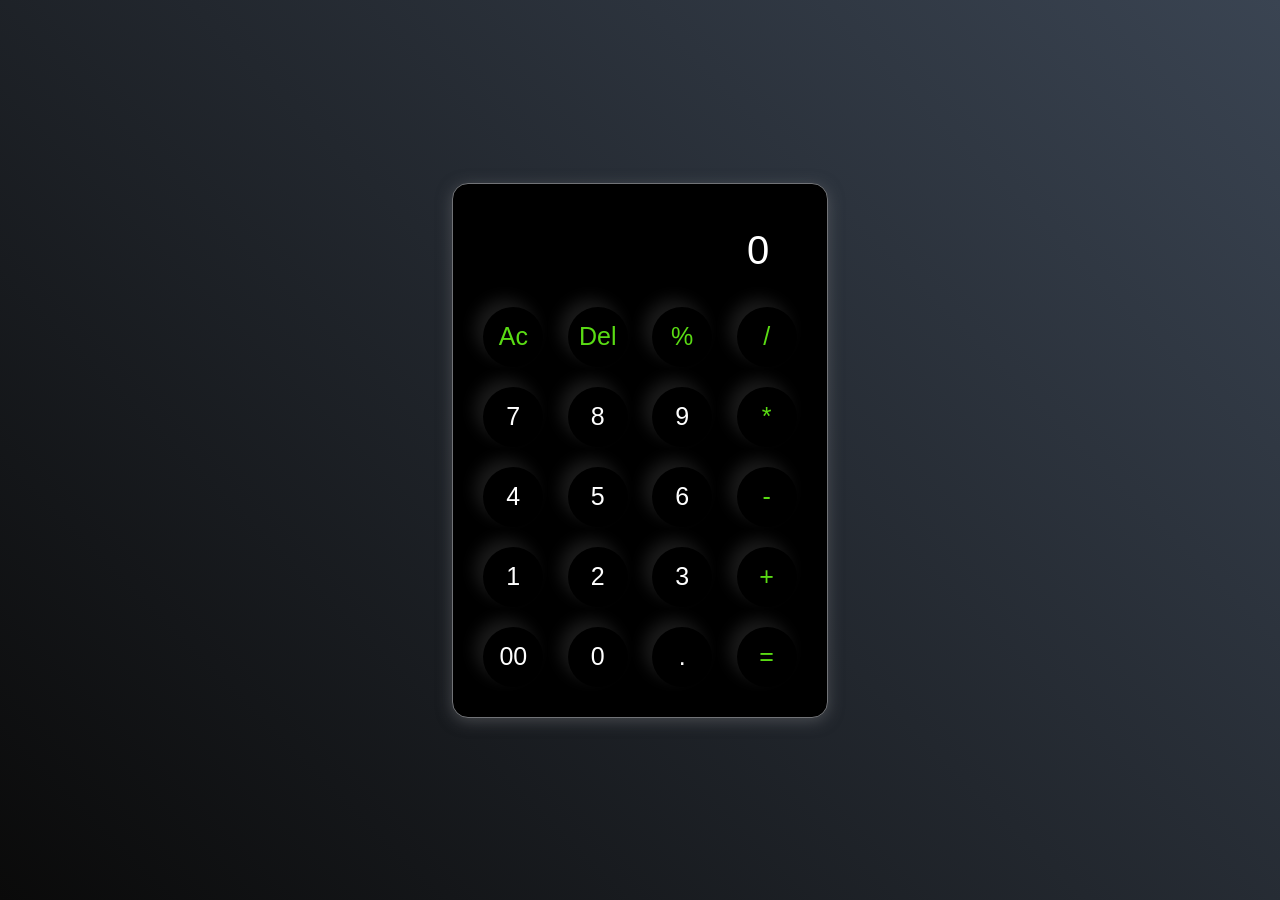
<file: 01-A-simple-calculator/index.html>
<!DOCTYPE html>
<html lang="en">
<head>
    <meta charset="UTF-8">
    <meta name="viewport" content="width=device-width, initial-scale=1.0">
    <title>calculator-by-me</title>
    <link rel="stylesheet" href="style.css">
    <script src="script.js" defer></script>
</head>
<body>
   <div class="calculaor">
    <input type="text" placeholder="0" id="inputBox">
    <div>
        <button class="operator">Ac</button>
        <button  class="operator">Del</button>
        <button class="operator">%</button>
        <button class="operator">/</button>
    </div>
    <div>
        <button>7</button>
        <button>8</button>
        <button>9</button>
        <button class="operator">*</button>
    </div>
    <div>
        <button>4</button>
        <button>5</button>
        <button>6</button>
        <button class="operator">-</button>
    </div>
    <div>
        <button>1</button>
        <button>2</button>
        <button>3</button>
        <button class="operator">+</button>
    </div>
    <div>
        <button>00</button>
        <button>0</button>
        <button>.</button>
        <button class="operator">=</button>
    </div>
   </div>
</body>
</html>
</file>
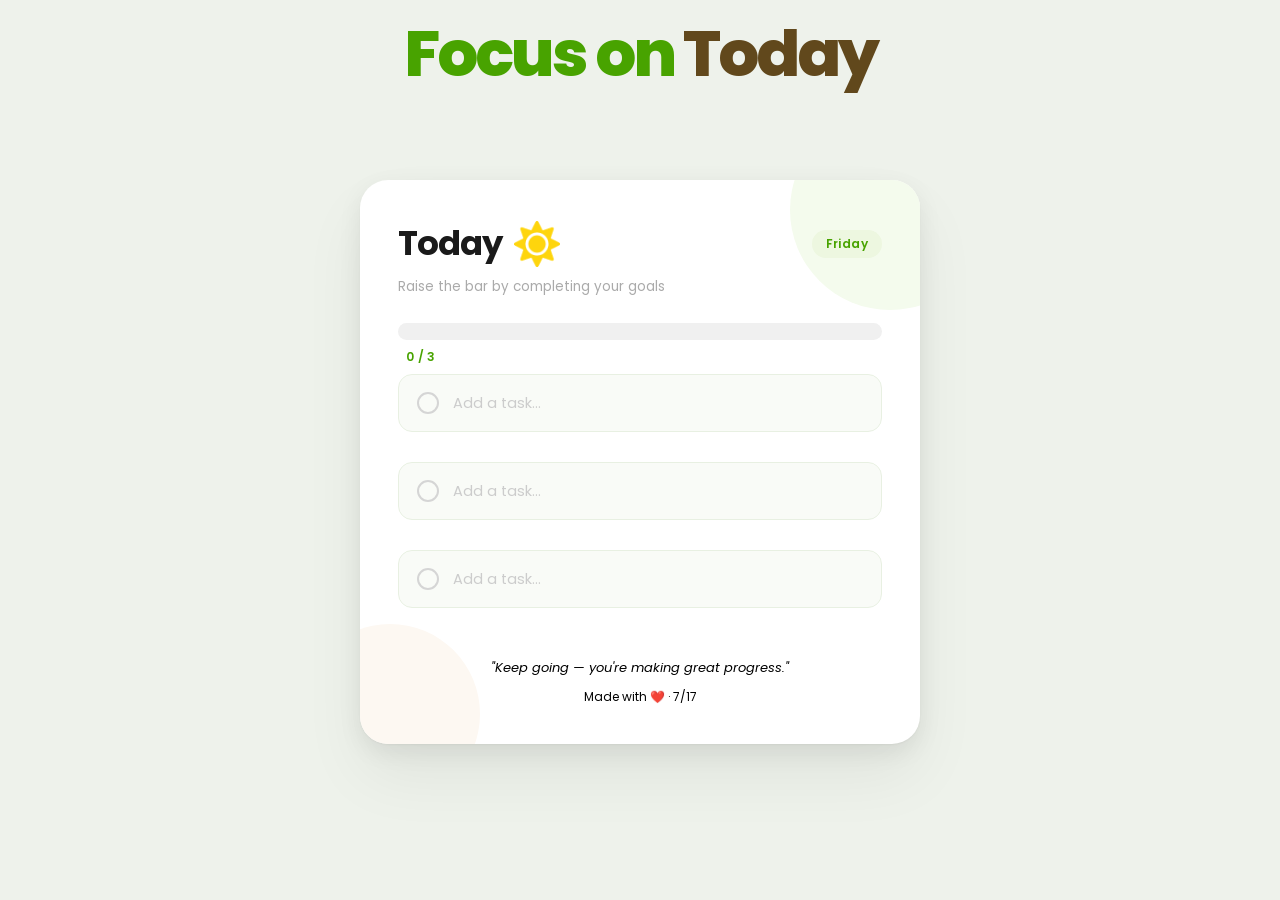
<file: 01-Focus-on-today/index.html>
<!DOCTYPE html>
<html lang="en">

<head>
  <meta charset="UTF-8" />
  <meta name="viewport" content="width=device-width, initial-scale=1.0" />
  <title>Focus on Today</title>
  <link rel="preconnect" href="https://fonts.googleapis.com" />
  <link rel="preconnect" href="https://fonts.gstatic.com" crossorigin />
  <link href="https://fonts.googleapis.com/css2?family=Poppins:wght@400;500;600;700;800&display=swap" rel="stylesheet" />
  <link rel="stylesheet" href="style.css" />
</head>

<body>

  <section class="section1">

    <h1>Focus on <span>Today</span></h1>

    <main>

      <div class="top-row">
        <div class="bs-ye">
          <span class="tera-nam">Today</span>
          <img src="./sun.png" alt="sun" />
        </div>
        <div class="date-chip"></div>
      </div>

      <p class="paragraph">Raise the bar by completing your goals</p>

      <div class="progress-wrap">
        <div class="capsule">
          <div class="capsule2" id="bar"></div>
        </div>
        <span class="progress-label" id="prog-label">0 / 3</span>
      </div>

      <div class="tasks">

        <div class="gola-likh">
          <div class="gola">
            <img src="./Vector 1.png" alt="done" />
          </div>
          <input class="task-input" id="first-input" type="text" placeholder="Add a task…" />
        </div>

        <div class="gola-likh">
          <div class="gola">
            <img src="./Vector 1.png" alt="done" />
          </div>
          <input class="task-input" id="second-input" type="text" placeholder="Add a task…" />
        </div>

        <div class="gola-likh">
          <div class="gola">
            <img src="./Vector 1.png" alt="done" />
          </div>
          <input class="task-input" id="third-input" type="text" placeholder="Add a task…" />
        </div>

      </div>

      <p class="paragraph2">"Keep going — you're making great progress."</p>
      <p class="paragraph3">Made with ❤️ · 7/17</p>

    </main>
  </section>

  <script src="script.js"></script>

</body>
</html>
</file>
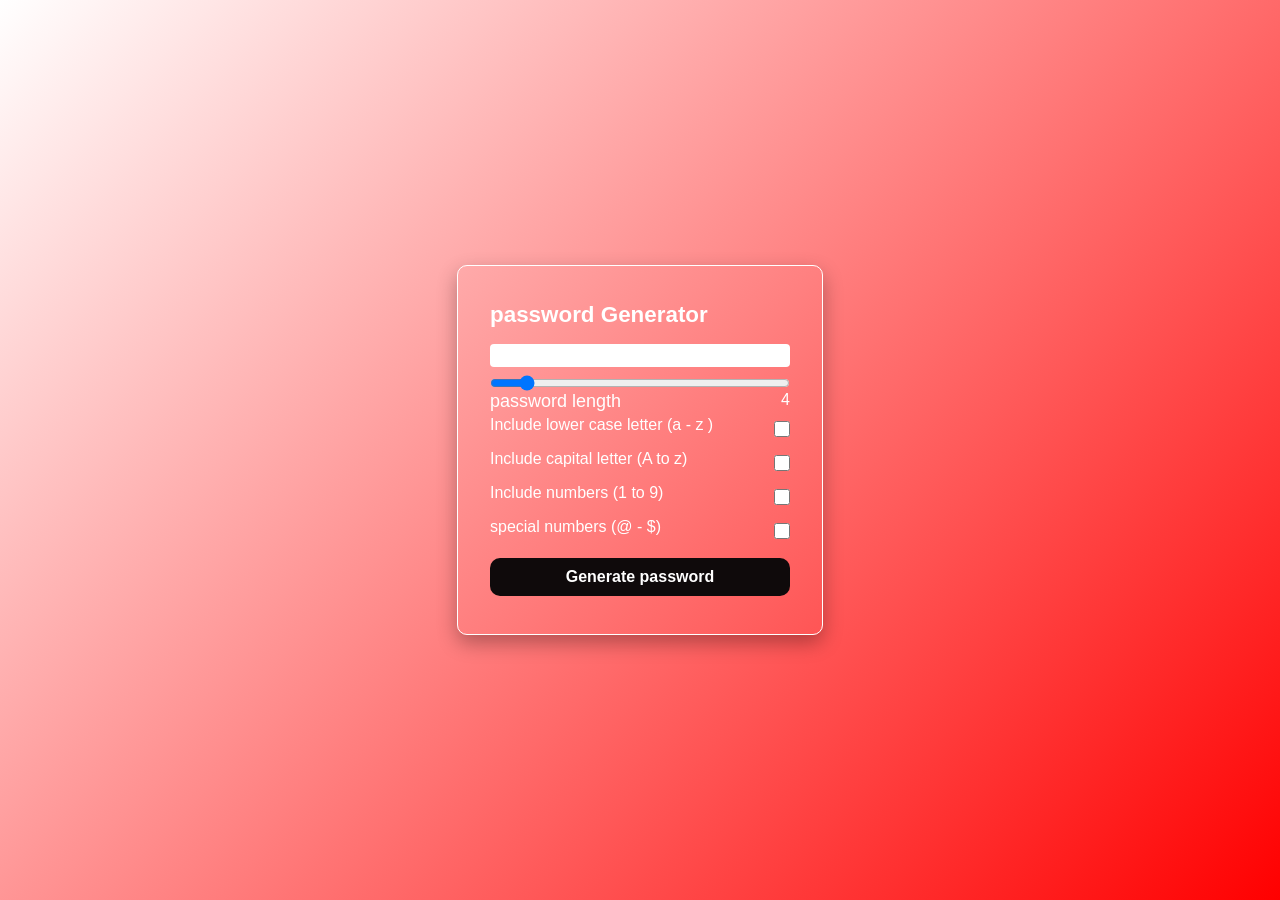
<file: 02-Password-generator/index.html>
<!DOCTYPE html>
<html lang="en">
<head>
    <meta charset="UTF-8">
    <meta name="viewport" content="width=device-width, initial-scale=1.0">
    <title>pasword generator javascript project..</title>
    <link rel="stylesheet" href="style.css">
    <script src="script.js" defer></script>
</head>
<body>
<div class="container">
    <h1>password Generator</h1>
    <div class="inputbox">
        <input type="text" class="passbox" disabled id="passbox">
    </div>
    <input type="range" min="1" max="30" value="4" id="inputslider">
    <div class="row">
    <p>password length</p>
    <span id="slidervalue"></span>
    </div>
    <div class="roww">
    <label for="bazi">Include lower case letter (a - z )</label>
    <input type="checkbox" class="reo" id="bazi">
    </div>
    <div class="roww">
    <label for="bazi1">Include capital letter (A to z)</label>
    <input type="checkbox" class="reo" id="bazi1">
    </div>
    <div class="roww">
    <label for="bazi2">Include numbers (1 to 9)</label>
    <input type="checkbox" class="reo" id="bazi2">
    </div>
    <div class="roww">
    <label for="bazi3">special numbers (@ - $)</label>
    <input type="checkbox" class="reo" id="bazi3">
    </div>
    <button type="button" id="genbtn">Generate password</button>

</div> 
</body>
</html>
</file>
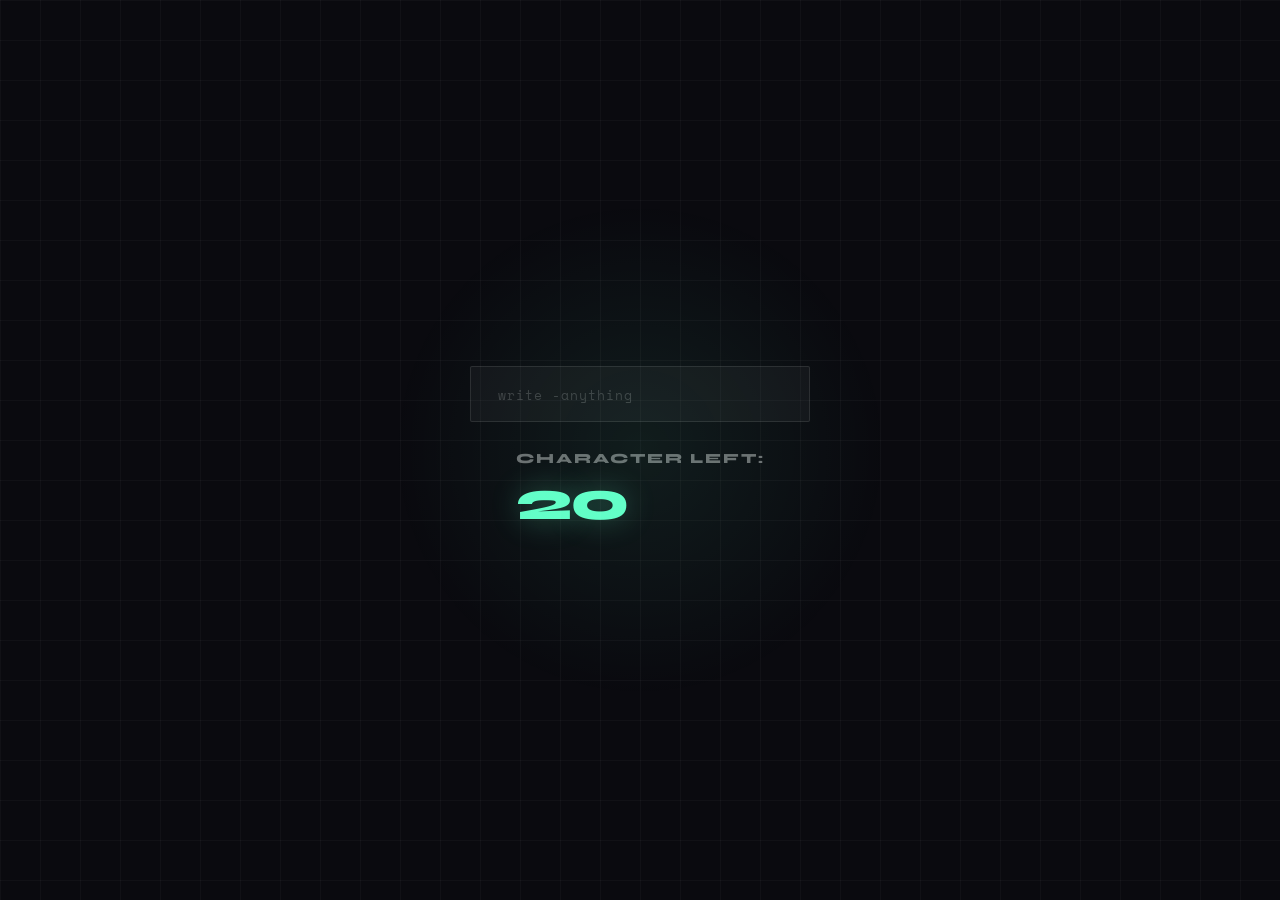
<file: 03-live-character-counter/index.html>
<!DOCTYPE html>
<html lang="en">
<head>
    <meta charset="UTF-8">
    <meta name="viewport" content="width=device-width, initial-scale=1.0">
    <title>live character counter</title>
    <link rel="stylesheet" href="style.css">
</head>
<body>
<input type="text" placeholder=" write -anything">
<h1>character left: <span class="papu">20</span></h1>



    <script src="script.js"></script>
</body>
</html>
</file>
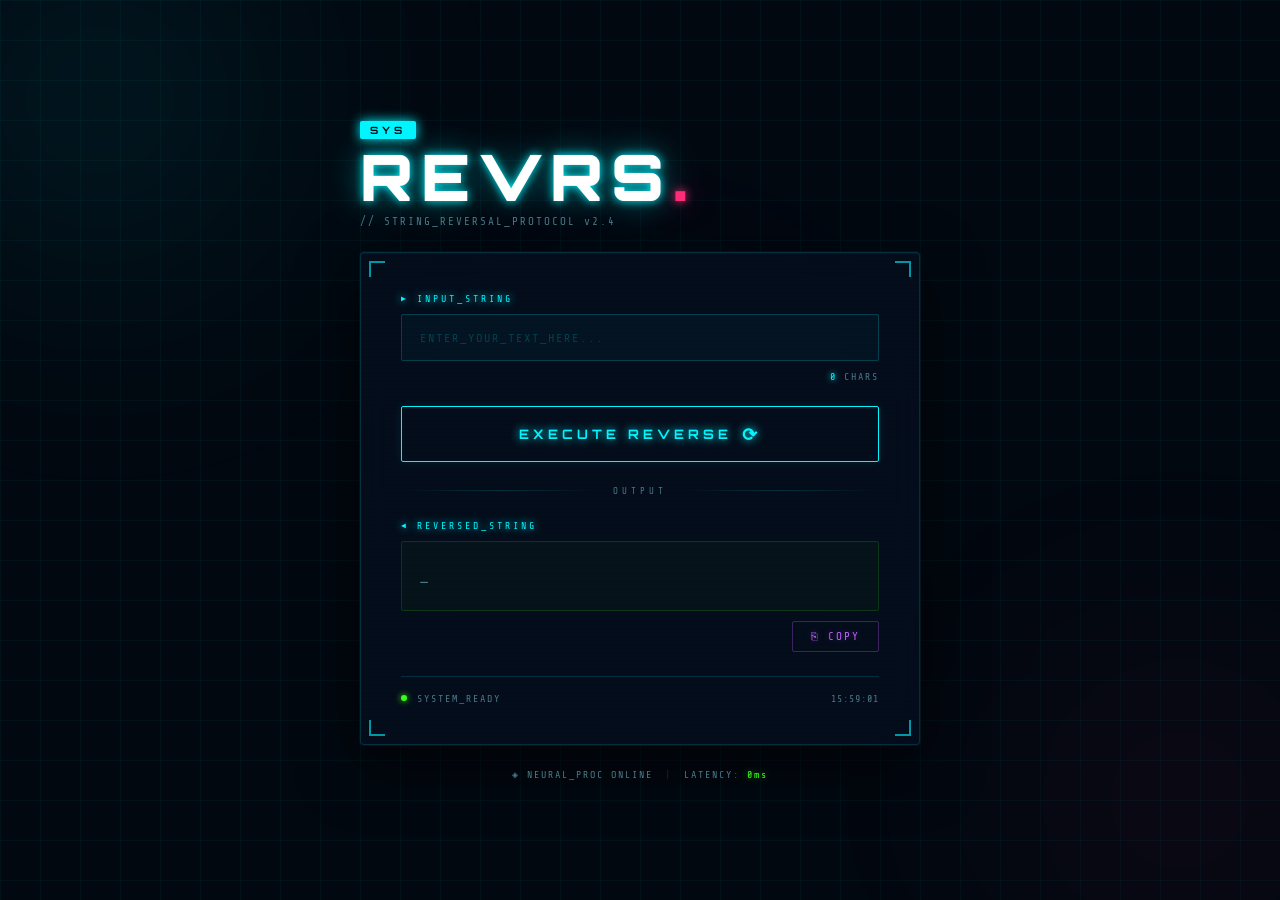
<file: 07-reverse-string/index.html>
<!DOCTYPE html>
<html lang="en">
<head>
  <meta charset="UTF-8" />
  <meta name="viewport" content="width=device-width, initial-scale=1.0"/>
  <title>REVRS — String Reversal Tool</title>
  <link rel="preconnect" href="https://fonts.googleapis.com">
  <link href="https://fonts.googleapis.com/css2?family=Orbitron:wght@400;700;900&family=Share+Tech+Mono&display=swap" rel="stylesheet">
  <link rel="stylesheet" href="style.css" />
</head>
<body>

  <div class="bg-grid"></div>
  <div class="bg-glow glow-1"></div>
  <div class="bg-glow glow-2"></div>
  <div class="bg-glow glow-3"></div>

  <div class="particles" id="particles"></div>

  <main class="container">

    <header class="header">
      <div class="logo-badge">SYS</div>
      <h1 class="title">REVRS<span class="title-dot">.</span></h1>
      <p class="subtitle">// STRING_REVERSAL_PROTOCOL v2.4</p>
    </header>

    <div class="card">
      <div class="card-corner top-left"></div>
      <div class="card-corner top-right"></div>
      <div class="card-corner bottom-left"></div>
      <div class="card-corner bottom-right"></div>

      <div class="scanlines"></div>

      <div class="input-group">
        <label class="input-label">
          <span class="label-icon">▶</span> INPUT_STRING
        </label>
        <div class="input-wrapper">
          <input
            type="text"
            id="inputText"
            placeholder="ENTER_YOUR_TEXT_HERE..."
            autocomplete="off"
            spellcheck="false"
          />
          <div class="input-border-animate"></div>
          <div class="input-glow"></div>
        </div>
        <div class="char-counter"><span id="charCount">0</span> CHARS</div>
      </div>

      <button id="reverseBtn" class="btn">
        <span class="btn-text">EXECUTE REVERSE</span>
        <span class="btn-icon">⟳</span>
        <div class="btn-glitch" aria-hidden="true">EXECUTE REVERSE</div>
      </button>

      <div class="divider">
        <div class="divider-line"></div>
        <span class="divider-text">OUTPUT</span>
        <div class="divider-line"></div>
      </div>

      <div class="output-group">
        <label class="input-label">
          <span class="label-icon">◀</span> REVERSED_STRING
        </label>
        <div class="output-box" id="outputBox">
          <p id="result" class="result-text">_</p>
          <div class="output-cursor" id="cursor"></div>
        </div>
        <button class="copy-btn" id="copyBtn" title="Copy to clipboard">
          <span id="copyText">⎘ COPY</span>
        </button>
      </div>

      <div class="status-bar">
        <span class="status-dot active"></span>
        <span class="status-text" id="statusText">SYSTEM READY</span>
        <span class="status-time" id="statusTime"></span>
      </div>

    </div>

    <footer class="footer">
      <span>◈ NEURAL_PROC ONLINE</span>
      <span class="footer-sep">|</span>
      <span>LATENCY: <span id="latency">0ms</span></span>
    </footer>

  </main>

  <script src="script.js"></script>
</body>
</html>
</file>
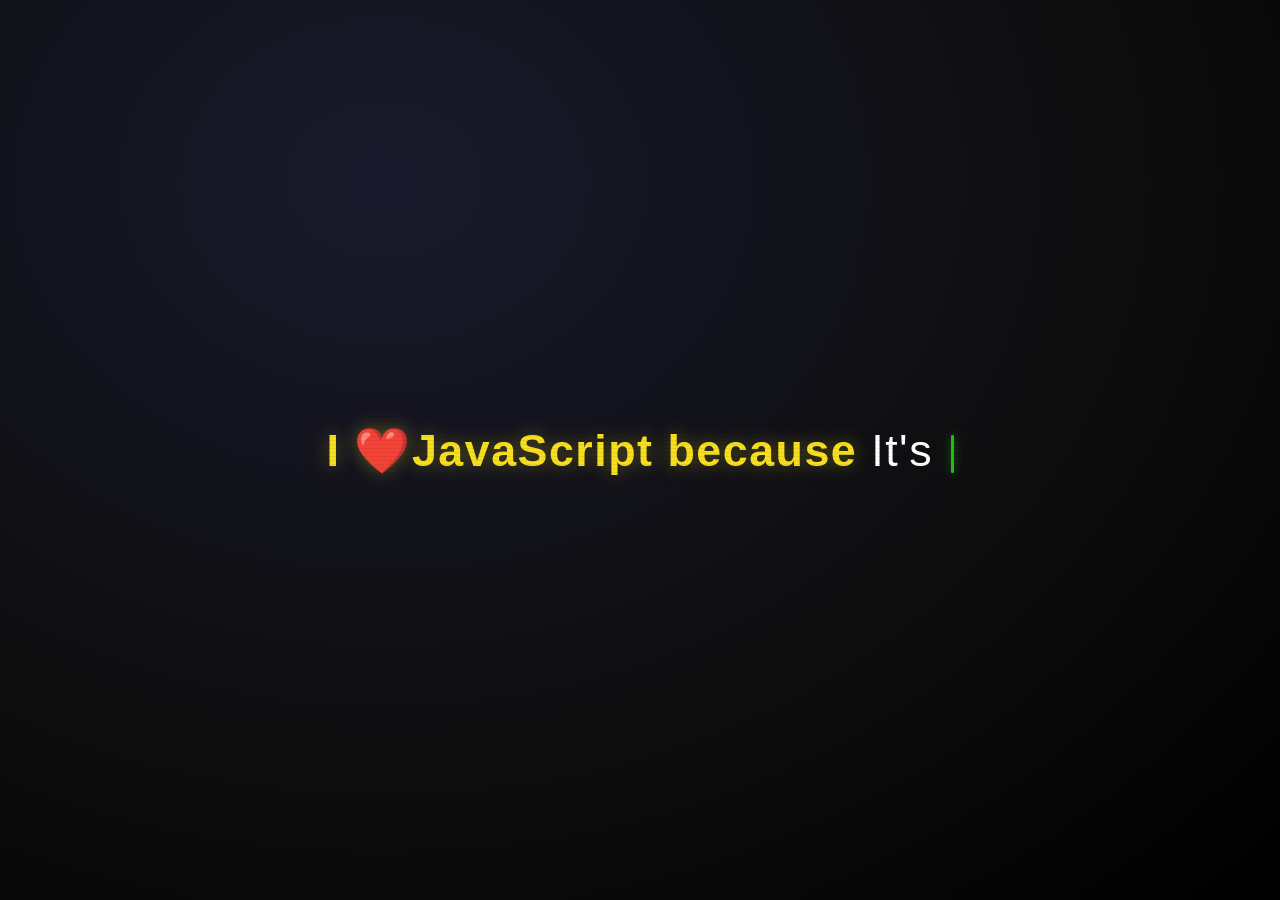
<file: Auto_Text-01/index.html>
<html lang="en">
  <head>
    <meta charset="UTF-8" />
    <meta http-equiv="X-UA-Compatible" content="IE=edge" />
    <meta name="viewport" content="width=device-width, initial-scale=1.0" />
    <title>Auto_Text-01</title>
    <link rel="stylesheet" href="style.css" />
  </head>
  <body>
    <p>
      <span class="js">I ❤️JavaScript because</span> It's <span class="typed-text"></span>
      <span class="cursor">&nbsp;</span>
    </p>

    <script src="script.js"></script>
  </body>
</html>
</file>
<file: 01-A-simple-calculator/style.css>
@import url('https://fonts.googleapis.com/css2?family=Poppins:ital,wght@0,100;0,200;0,300;0,400;0,500;0,600;0,700;0,800;0,900;1,100;1,200;1,300;1,400;1,500;1,600;1,700;1,800;1,900&display=swap');

* {
    margin: 0;
    padding: 0;
    box-sizing: border-box;
    font-family: sans-serif;
}

html,
body {
    width: 100%;
    height: 100%;
    background-color: black;
    display: flex;
    justify-content: center;
    align-items: center;
    background: linear-gradient(45deg, #0a0a0a, #3a4452);
}
.calculaor{
    border: 1px solid #717377;
    padding: 20px;
    border-radius: 16px;
    background: transparent;
    background-color: black;
    box-shadow: 0px 3px 15px rgba(113, 115, 119, 0.5);
}
input{
    width: 320px;
    border: none;
    background-color: transparent ;
    padding: 24px;
    outline: none;
    /* box-shadow: 0px 3px 15px rgba(113, 115, 119, 0.5); */
    text-align: right;
    font-size: 40px;
    cursor: pointer;
    color: white;
}
input::placeholder{
    color: #ffffff;
}
button{
    border: none;
    width: 60px;
    height: 60px;
    margin: 10px;
    border-radius: 50%;
    background: transparent;
    color: #ffffff;
    box-shadow: -8px -8px 15px rgba(255, 255, 255, 0.1);
    font-size: 25px;
}
.operator{
    color: rgb(90, 220, 20);
}

@media (max-width:768px){
    .calculaor{
        padding: 30px;
        height: inherit;
        width: inherit;
        padding-top: 100px;
       
    }
  
    input{
        margin-top: -20px;
    }
    button{
        margin-top: 40px;
       margin-left: 14px;
    }
   
}
</file>
<file: 01-Focus-on-today/style.css>
*,
*::before,
*::after {
    margin: 0;
    padding: 0;
    box-sizing: border-box;
    font-family: "Poppins", sans-serif;
}

html,
body {
    width: 100%;
    min-height: 100%;
}

body {
    background: #eef2eb;
    display: flex;
    justify-content: center;
    padding: 52px 20px 80px;
}


.section1 {
    width: 100%;
    display: flex;
    flex-direction: column;
    align-items: center;
    gap: 24px;
}


h1 {
    font-size: 64px;
    font-weight: 800;
    color: #48A300;
    letter-spacing: -3px;
    line-height: 1;
    transform: translateY(-30px);
}

h1 span {
    color: #61481C;
}


main {
    width: 100%;
    max-width: 560px;
    background: #ffffff;
    border-radius: 28px;
    padding: 38px;
    box-shadow:
        0 1px 2px rgba(0, 0, 0, 0.04),
        0 8px 24px rgba(0, 0, 0, 0.07),
        0 32px 64px rgba(0, 0, 0, 0.06);
    position: relative;
    overflow: hidden;
    transform: translateY(40px);
}

main::before {
    content: "";
    position: absolute;
    top: -70px;
    right: -70px;
    width: 200px;
    height: 200px;
    background: #f4fbed;
    border-radius: 50%;
    pointer-events: none;
    z-index: 0;
}

main::after {
    content: "";
    position: absolute;
    bottom: -60px;
    left: -60px;
    width: 180px;
    height: 180px;
    background: #fdf8f2;
    border-radius: 50%;
    pointer-events: none;
    z-index: 0;
}


.top-row {
    display: flex;
    align-items: center;
    justify-content: space-between;
    position: relative;
    z-index: 2;
}

.bs-ye {
    display: flex;
    align-items: center;
    gap: 12px;
}

.tera-nam {
    font-size: 34px;
    font-weight: 700;
    color: #1a1a1a;
    letter-spacing: -1px;
}

.bs-ye img {
    width: 46px;
    height: 46px;
    object-fit: contain;
    animation: rotateSun 12s linear infinite;
    will-change: transform;
}

.date-chip {
    font-size: 12px;
    font-weight: 600;
    color: #48A300;
    background: #edf7e0;
    border-radius: 100px;
    padding: 5px 14px;
    letter-spacing: 0.4px;
}


.paragraph {
    color: #aaaaaa;
    margin-top: 8px;
    font-size: 13.5px;
    position: relative;
    z-index: 2;
}


.progress-wrap {
    position: relative;
    z-index: 2;
    margin-top: 26px;
}

.capsule {
    width: 100%;
    height: 17px;
    border-radius: 100px;
    background: #f0f0f0;
    overflow: hidden;
}

.capsule2 {
    height: 100%;
    border-radius: 100px;
    background: #48A300;
    width: 0%;
}

.progress-label {
    display: block;
    margin: 8px;
    font-size: 12px;
    font-weight: 600;
    color: #48A300;
    letter-spacing: 0.3px;
}


.tasks {
 
    display: flex;
    flex-direction: column;
    gap: 30px;
    position: relative;
    z-index: 2;
}

.gola-likh {
    display: flex;
    align-items: center;
    gap: 14px;
    padding: 0 18px;
    height: 58px;
    border-radius: 14px;
    background: #f9fbf7;
    border: 1.5px solid #e8f0e2;
    cursor: pointer;
    transition: border-color 0.2s ease, background 0.2s ease, transform 0.2s ease;
    will-change: transform;
}

.gola-likh:hover {
    border-color: #bdd9a4;
    background: #f3f9ee;
}

.gola-likh.done {
    background: #f1faeb;
    border-color: #aed48a;
}


.gola {
    width: 22px;
    height: 22px;
    min-width: 22px;
    border: 2px solid #d5d5d5;
    border-radius: 50%;
    display: flex;
    justify-content: center;
    align-items: center;
    transition: border-color 0.25s ease, background 0.25s ease;
    cursor: pointer;
    flex-shrink: 0;
}

.gola.completed {
    background: #48A300;
    border-color: #48A300;
}

.gola img {
    display: none;
    width: 10px;
    height: 10px;
    filter: brightness(0) invert(1);
}

.gola.completed img {
    display: block;
}

.gola.completed {
    background: #48A300;
}

.task-input.struck {
    text-decoration: line-through;
    color: #48A300;
}




.task-input {
    border: none;
    outline: none;
    height: 100%;
    background: transparent;
    width: 100%;
    font-size: 14.5px;
    font-weight: 500;
    color: #222222;
    caret-color: #48A300;
}

.task-input::placeholder {
    color: #cccccc;
    font-weight: 400;
}




.paragraph2 {
    margin-top: 50px;
    text-align: center;
    color: black;
    font-size: 13px;
    font-style: italic;
    position: relative;
    z-index: 2;
}

.paragraph3 {
    margin-top: 10px;
    text-align: center;
    color: black;
    font-size: 12px;
    position: relative;
    z-index: 2;
}


@keyframes rotateSun {
    from {
        transform: rotate(0deg);
    }

    to {
        transform: rotate(360deg);
    }
}


@media (max-width: 768px) {
    h1 {
        font-size: 48px;
    }

    main {
        padding: 28px;
    }

    .tera-nam {
        font-size: 28px;
    }

    .bs-ye img {
        width: 38px;
        height: 38px;
    }
}

@media (max-width: 480px) {
    h1 {
        font-size: 36px;
        letter-spacing: -2px;
    }

    main {
        border-radius: 20px;
        padding: 22px;
    }

    .tera-nam {
        font-size: 22px;
    }

    .gola-likh {
        height: 52px;
    }
}
</file>
<file: 02-Password-generator/style.css>
* {
    margin: 0;
    padding: 0;
    box-sizing: border-box;
    font-family: sans-serif;
}

body {
    max-width: 100vw;
    height: 100vh;
    max-height: 100vh;
    display: flex;
    justify-content: center;
    align-items: center;
    background: linear-gradient(135deg, white, red);
    color: white;
}

.container {
    border: 0.5px solid white;
    border-radius: 10px;
    padding: 28px 32px;
    display: flex;
    flex-direction: column;
    box-shadow: 0 8px 20px rgba(0, 0, 0, 0.3);

}

.container h1 {
    margin-block: 8px;
    font-size: 1.4rem;
}

.passbox {
    background-color: #fff;
    border: none;
    outline: none;
    width: 300px;
    border-radius: 4px;
    font-size: 20px;
    margin-block: 8px;
}

.row{
    display: flex;
    justify-content: space-between;
}
.row p {
    font-size: 18px;

}

.reo{
    width: 6%;
    margin-block: 5px;
    cursor: pointer;
}
.roww{
    display: flex;
    justify-content: space-between;
    margin-block: 4px;
}
.roww input[type="checkbox"]{
    width: 16px;
    height: 16px;
}
#genbtn{
    padding: 10px;
    margin-block: 10px;
    font-size: 1rem;
    font-weight: 900;
    background-color: rgb(15, 10, 11);
    border: none;
    outline: none;
    color: #fff;
    border-radius: 10px;
    cursor: pointer;
}
#genbtn:hover{
    background-color: rgb(47, 45, 45);
    cursor: pointer;
}
</file>
<file: 03-live-character-counter/style.css>
@import url('https://fonts.googleapis.com/css2?family=Space+Mono:wght@400;700&family=Syne:wght@800&display=swap');

*, *::before, *::after { box-sizing: border-box; margin: 0; padding: 0; }

body {
  min-height: 100vh;
  display: flex;
  flex-direction: column;
  align-items: center;
  justify-content: center;
  background: #0a0a0f;
  font-family: 'Space Mono', monospace;
  overflow: hidden;
  position: relative;
}

/* Animated grid background */
body::before {
  content: '';
  position: fixed;
  inset: 0;
  background-image:
    linear-gradient(rgba(255,255,255,0.03) 1px, transparent 1px),
    linear-gradient(90deg, rgba(255,255,255,0.03) 1px, transparent 1px);
  background-size: 40px 40px;
  animation: gridDrift 20s linear infinite;
  pointer-events: none;
}

@keyframes gridDrift {
  0%   { transform: translateY(0); }
  100% { transform: translateY(40px); }
}

/* Glowing orb */
body::after {
  content: '';
  position: fixed;
  width: 500px; height: 500px;
  border-radius: 50%;
  background: radial-gradient(circle, rgba(99,255,200,0.08) 0%, transparent 70%);
  top: 50%; left: 50%;
  transform: translate(-50%, -50%);
  pointer-events: none;
  animation: pulse 4s ease-in-out infinite;
}

@keyframes pulse {
  0%, 100% { transform: translate(-50%, -50%) scale(1); }
  50%       { transform: translate(-50%, -50%) scale(1.2); opacity: 0.7; }
}

input[type="text"] {
  width: 340px;
  background: rgba(255,255,255,0.04);
  border: 1px solid rgba(255,255,255,0.1);
  border-radius: 2px;
  color: #fff;
  font-family: 'Space Mono', monospace;
  font-size: 15px;
  padding: 16px 18px;
  outline: none;
  transition: border-color 0.3s, box-shadow 0.3s;
  caret-color: #63ffc8;
}

input[type="text"]::placeholder {
  color: rgba(255,255,255,0.18);
  font-size: 13px;
  letter-spacing: 1px;
}

input[type="text"]:focus {
  border-color: rgba(99,255,200,0.4);
  box-shadow: 0 0 0 3px rgba(99,255,200,0.07);
}

h1 {
  font-family: 'Syne', sans-serif;
  font-weight: 800;
  font-size: 14px;
  letter-spacing: 2px;
  color: rgba(255,255,255,0.4);
  text-transform: uppercase;
  margin-top: 28px;
}

h1 .papu {
  font-size: 56px;
  color: #63ffc8;
  letter-spacing: -2px;
  display: block;
  text-shadow: 0 0 30px rgba(99,255,200,0.3);
  transition: color 0.3s;
}
</file>
<file: 07-reverse-string/style.css>
:root {
  --neon-cyan:    #00f5ff;
  --neon-pink:    #ff2d78;
  --neon-purple:  #bf5fff;
  --neon-green:   #39ff14;
  --bg-dark:      #020810;
  --bg-card:      rgba(5, 15, 30, 0.85);
  --text-primary: #e0f7ff;
  --text-dim:     #4a7a8a;
  --border-dim:   rgba(0, 245, 255, 0.15);
  --border-glow:  rgba(0, 245, 255, 0.6);
  --font-display: 'Orbitron', monospace;
  --font-mono:    'Share Tech Mono', monospace;
  --transition:   cubic-bezier(0.23, 1, 0.32, 1);
}

*, *::before, *::after {
  margin: 0; padding: 0;
  box-sizing: border-box;
}

html { scroll-behavior: smooth; }

body {
  min-height: 100vh;
  background: var(--bg-dark);
  font-family: var(--font-mono);
  color: var(--text-primary);
  display: flex;
  justify-content: center;
  align-items: center;
  overflow-x: hidden;
  padding: 20px;
  position: relative;
}

.bg-grid {
  position: fixed;
  inset: 0;
  background-image:
    linear-gradient(rgba(0,245,255,0.04) 1px, transparent 1px),
    linear-gradient(90deg, rgba(0,245,255,0.04) 1px, transparent 1px);
  background-size: 40px 40px;
  pointer-events: none;
  z-index: 0;
}

.bg-glow {
  position: fixed;
  border-radius: 50%;
  filter: blur(120px);
  pointer-events: none;
  z-index: 0;
  animation: floatGlow 8s ease-in-out infinite;
}
.glow-1 {
  width: 500px; height: 500px;
  background: radial-gradient(circle, rgba(0,245,255,0.12), transparent 70%);
  top: -150px; left: -150px;
  animation-delay: 0s;
}
.glow-2 {
  width: 400px; height: 400px;
  background: radial-gradient(circle, rgba(255,45,120,0.1), transparent 70%);
  bottom: -100px; right: -100px;
  animation-delay: -3s;
}
.glow-3 {
  width: 300px; height: 300px;
  background: radial-gradient(circle, rgba(191,95,255,0.1), transparent 70%);
  top: 50%; left: 50%;
  transform: translate(-50%,-50%);
  animation-delay: -6s;
}

@keyframes floatGlow {
  0%, 100% { transform: translateY(0) scale(1); }
  50%       { transform: translateY(-30px) scale(1.05); }
}

.particles {
  position: fixed;
  inset: 0;
  pointer-events: none;
  z-index: 0;
  overflow: hidden;
}

.particle {
  position: absolute;
  width: 2px; height: 2px;
  background: var(--neon-cyan);
  border-radius: 50%;
  animation: particleFloat linear infinite;
  opacity: 0;
}

@keyframes particleFloat {
  0%   { transform: translateY(100vh) translateX(0); opacity: 0; }
  10%  { opacity: 1; }
  90%  { opacity: 1; }
  100% { transform: translateY(-100px) translateX(50px); opacity: 0; }
}

.container {
  position: relative;
  z-index: 1;
  width: 100%;
  max-width: 560px;
  display: flex;
  flex-direction: column;
  gap: 24px;
  animation: fadeInUp 0.8s var(--transition) both;
}

@keyframes fadeInUp {
  from { opacity: 0; transform: translateY(40px); }
  to   { opacity: 1; transform: translateY(0); }
}

.header {
  display: flex;
  flex-direction: column;
  align-items: flex-start;
  gap: 6px;
  animation: fadeInUp 0.8s var(--transition) 0.1s both;
}

.logo-badge {
  font-family: var(--font-display);
  font-size: 10px;
  font-weight: 700;
  letter-spacing: 4px;
  color: var(--bg-dark);
  background: var(--neon-cyan);
  padding: 3px 10px;
  border-radius: 2px;
  text-shadow: none;
  box-shadow: 0 0 12px var(--neon-cyan);
}

.title {
  font-family: var(--font-display);
  font-size: clamp(2.5rem, 8vw, 4rem);
  font-weight: 900;
  letter-spacing: 8px;
  color: #fff;
  text-shadow:
    0 0 10px var(--neon-cyan),
    0 0 30px rgba(0,245,255,0.4),
    0 0 60px rgba(0,245,255,0.2);
  line-height: 1;
  animation: titleFlicker 6s step-end infinite;
}

.title-dot {
  color: var(--neon-pink);
  text-shadow:
    0 0 10px var(--neon-pink),
    0 0 30px rgba(255,45,120,0.5);
}

@keyframes titleFlicker {
  0%, 95%, 97%, 99%, 100% { opacity: 1; }
  96%, 98% { opacity: 0.7; }
}

.subtitle {
  font-size: 11px;
  color: var(--text-dim);
  letter-spacing: 2px;
}

.card {
  background: var(--bg-card);
  border: 1px solid var(--border-dim);
  border-radius: 4px;
  padding: clamp(24px, 5vw, 40px);
  position: relative;
  overflow: hidden;
  backdrop-filter: blur(20px);
  -webkit-backdrop-filter: blur(20px);
  display: flex;
  flex-direction: column;
  gap: 24px;
  animation: fadeInUp 0.8s var(--transition) 0.2s both;
  box-shadow:
    0 0 0 1px rgba(0,245,255,0.05),
    0 20px 60px rgba(0,0,0,0.6),
    inset 0 1px 0 rgba(255,255,255,0.03);
}

.card-corner {
  position: absolute;
  width: 16px; height: 16px;
  border-color: var(--neon-cyan);
  border-style: solid;
  opacity: 0.6;
  z-index: 2;
}
.top-left    { top: 8px;    left: 8px;    border-width: 2px 0 0 2px; }
.top-right   { top: 8px;    right: 8px;   border-width: 2px 2px 0 0; }
.bottom-left { bottom: 8px; left: 8px;    border-width: 0 0 2px 2px; }
.bottom-right{ bottom: 8px; right: 8px;   border-width: 0 2px 2px 0; }

.scanlines {
  position: absolute;
  inset: 0;
  background: repeating-linear-gradient(
    0deg,
    transparent,
    transparent 2px,
    rgba(0,0,0,0.06) 2px,
    rgba(0,0,0,0.06) 4px
  );
  pointer-events: none;
  z-index: 1;
}

.input-group {
  display: flex;
  flex-direction: column;
  gap: 10px;
  position: relative;
  z-index: 2;
}

.input-label {
  font-size: 10px;
  letter-spacing: 3px;
  color: var(--neon-cyan);
  display: flex;
  align-items: center;
  gap: 8px;
  text-shadow: 0 0 8px var(--neon-cyan);
}

.label-icon {
  font-size: 8px;
  animation: blink 1.2s step-end infinite;
}

@keyframes blink {
  0%, 100% { opacity: 1; }
  50%       { opacity: 0; }
}

.input-wrapper {
  position: relative;
}

input[type="text"] {
  width: 100%;
  padding: 14px 18px;
  background: rgba(0, 245, 255, 0.03);
  border: 1px solid rgba(0,245,255,0.2);
  border-radius: 2px;
  color: var(--neon-cyan);
  font-family: var(--font-mono);
  font-size: clamp(13px, 2vw, 15px);
  letter-spacing: 1px;
  outline: none;
  transition: all 0.3s var(--transition);
  caret-color: var(--neon-cyan);
}

input[type="text"]::placeholder {
  color: rgba(0,245,255,0.2);
  font-size: 12px;
  letter-spacing: 2px;
}

input[type="text"]:focus {
  border-color: var(--neon-cyan);
  background: rgba(0,245,255,0.05);
  box-shadow:
    0 0 0 1px var(--neon-cyan),
    0 0 20px rgba(0,245,255,0.15),
    inset 0 0 20px rgba(0,245,255,0.05);
}

.input-border-animate {
  position: absolute;
  bottom: 0; left: 0;
  height: 2px;
  width: 0;
  background: linear-gradient(90deg, var(--neon-cyan), var(--neon-purple));
  transition: width 0.4s var(--transition);
  box-shadow: 0 0 10px var(--neon-cyan);
}

input:focus ~ .input-border-animate {
  width: 100%;
}

.char-counter {
  font-size: 10px;
  color: var(--text-dim);
  letter-spacing: 2px;
  text-align: right;
}

#charCount {
  color: var(--neon-cyan);
  text-shadow: 0 0 6px var(--neon-cyan);
}

.btn {
  position: relative;
  width: 100%;
  padding: 16px;
  background: transparent;
  border: 1px solid var(--neon-cyan);
  border-radius: 2px;
  color: var(--neon-cyan);
  font-family: var(--font-display);
  font-size: clamp(11px, 2vw, 13px);
  font-weight: 700;
  letter-spacing: 4px;
  cursor: pointer;
  overflow: hidden;
  z-index: 2;
  display: flex;
  align-items: center;
  justify-content: center;
  gap: 10px;
  transition: all 0.3s var(--transition);
  text-shadow: 0 0 10px var(--neon-cyan);
  box-shadow:
    0 0 10px rgba(0,245,255,0.1),
    inset 0 0 10px rgba(0,245,255,0.03);
}

.btn::before {
  content: '';
  position: absolute;
  inset: 0;
  background: linear-gradient(135deg, rgba(0,245,255,0.08), transparent);
  opacity: 0;
  transition: opacity 0.3s;
}

.btn::after {
  content: '';
  position: absolute;
  top: 50%; left: 50%;
  width: 0; height: 0;
  background: radial-gradient(circle, rgba(0,245,255,0.3), transparent 70%);
  transform: translate(-50%,-50%);
  border-radius: 50%;
  transition: width 0.6s, height 0.6s, opacity 0.6s;
  opacity: 0;
}

.btn:hover {
  background: rgba(0,245,255,0.08);
  box-shadow:
    0 0 20px rgba(0,245,255,0.3),
    0 0 40px rgba(0,245,255,0.15),
    inset 0 0 20px rgba(0,245,255,0.08);
  transform: translateY(-2px);
}

.btn:hover::before { opacity: 1; }

.btn:active::after {
  width: 300px; height: 300px;
  opacity: 1;
  transition: 0s;
}

.btn:active { transform: translateY(0); }

.btn-icon {
  font-size: 18px;
  display: inline-block;
  transition: transform 0.3s;
}

.btn:hover .btn-icon {
  transform: rotate(180deg);
  text-shadow: 0 0 15px var(--neon-cyan);
}

.btn-glitch {
  position: absolute;
  inset: 0;
  display: flex;
  align-items: center;
  justify-content: center;
  font-family: var(--font-display);
  font-size: clamp(11px, 2vw, 13px);
  font-weight: 700;
  letter-spacing: 4px;
  color: var(--neon-pink);
  opacity: 0;
  clip-path: inset(50% 0 50% 0);
  pointer-events: none;
}

.btn:hover .btn-glitch {
  animation: glitch 2s step-end infinite;
}

@keyframes glitch {
  0%, 90%, 100% { opacity: 0; clip-path: inset(50% 0 50% 0); }
  92% {
    opacity: 0.4;
    clip-path: inset(10% 0 80% 0);
    transform: translateX(-3px);
  }
  94% {
    opacity: 0.4;
    clip-path: inset(60% 0 20% 0);
    transform: translateX(3px);
  }
  96% { opacity: 0; }
}

.btn.executing .btn-icon {
  animation: spin 0.4s linear;
}

@keyframes spin {
  to { transform: rotate(360deg); }
}

.divider {
  display: flex;
  align-items: center;
  gap: 14px;
  position: relative;
  z-index: 2;
}

.divider-line {
  flex: 1;
  height: 1px;
  background: linear-gradient(90deg, transparent, var(--border-dim), transparent);
}

.divider-text {
  font-size: 9px;
  letter-spacing: 4px;
  color: var(--text-dim);
  white-space: nowrap;
}

.output-group {
  display: flex;
  flex-direction: column;
  gap: 10px;
  position: relative;
  z-index: 2;
}

.output-box {
  min-height: 70px;
  padding: 16px 18px;
  background: rgba(57, 255, 20, 0.03);
  border: 1px solid rgba(57, 255, 20, 0.15);
  border-radius: 2px;
  display: flex;
  align-items: center;
  gap: 4px;
  transition: all 0.4s var(--transition);
  position: relative;
  overflow: hidden;
}

.output-box.has-result {
  border-color: rgba(57, 255, 20, 0.4);
  box-shadow:
    0 0 15px rgba(57, 255, 20, 0.1),
    inset 0 0 15px rgba(57, 255, 20, 0.03);
  background: rgba(57, 255, 20, 0.05);
}

.result-text {
  font-family: var(--font-mono);
  font-size: clamp(13px, 2vw, 15px);
  color: var(--neon-green);
  word-break: break-all;
  line-height: 1.6;
  letter-spacing: 1px;
  text-shadow: 0 0 8px rgba(57,255,20,0.5);
  flex: 1;
  transition: all 0.3s;
}

.result-text.empty { color: var(--text-dim); text-shadow: none; }

.output-cursor {
  width: 10px; height: 20px;
  background: var(--neon-green);
  box-shadow: 0 0 8px var(--neon-green);
  animation: blink 1s step-end infinite;
  flex-shrink: 0;
  display: none;
}

.output-box.has-result .output-cursor { display: block; }

@keyframes revealText {
  from { opacity: 0; transform: translateY(8px) skewX(-3deg); filter: blur(4px); }
  to   { opacity: 1; transform: translateY(0) skewX(0); filter: blur(0); }
}

.result-text.reveal {
  animation: revealText 0.4s var(--transition) both;
}

.copy-btn {
  align-self: flex-end;
  padding: 8px 18px;
  background: transparent;
  border: 1px solid rgba(191,95,255,0.3);
  border-radius: 2px;
  color: var(--neon-purple);
  font-family: var(--font-mono);
  font-size: 11px;
  letter-spacing: 2px;
  cursor: pointer;
  transition: all 0.3s var(--transition);
  text-shadow: 0 0 6px rgba(191,95,255,0.4);
}

.copy-btn:hover {
  border-color: var(--neon-purple);
  background: rgba(191,95,255,0.08);
  box-shadow: 0 0 15px rgba(191,95,255,0.2);
}

.copy-btn.copied {
  border-color: var(--neon-green);
  color: var(--neon-green);
  text-shadow: 0 0 6px var(--neon-green);
  box-shadow: 0 0 15px rgba(57,255,20,0.2);
}

.status-bar {
  display: flex;
  align-items: center;
  gap: 10px;
  padding-top: 16px;
  border-top: 1px solid var(--border-dim);
  position: relative;
  z-index: 2;
}

.status-dot {
  width: 6px; height: 6px;
  border-radius: 50%;
  background: var(--text-dim);
  flex-shrink: 0;
}

.status-dot.active {
  background: var(--neon-green);
  box-shadow: 0 0 6px var(--neon-green);
  animation: pulse 2s ease-in-out infinite;
}

.status-dot.error { background: var(--neon-pink); box-shadow: 0 0 6px var(--neon-pink); }

@keyframes pulse {
  0%, 100% { box-shadow: 0 0 6px var(--neon-green); }
  50%       { box-shadow: 0 0 14px var(--neon-green), 0 0 20px rgba(57,255,20,0.3); }
}

.status-text {
  font-size: 10px;
  letter-spacing: 2px;
  color: var(--text-dim);
  flex: 1;
  transition: color 0.3s;
}

.status-time {
  font-size: 10px;
  color: var(--text-dim);
  letter-spacing: 1px;
}

.footer {
  display: flex;
  align-items: center;
  justify-content: center;
  gap: 12px;
  font-size: 10px;
  color: var(--text-dim);
  letter-spacing: 2px;
  animation: fadeInUp 0.8s var(--transition) 0.4s both;
}

.footer-sep { opacity: 0.3; }

#latency {
  color: var(--neon-green);
  text-shadow: 0 0 6px rgba(57,255,20,0.5);
}

@media (max-width: 480px) {
  body { padding: 16px; align-items: flex-start; padding-top: 30px; }

  .container { gap: 18px; }

  .card { padding: 20px; gap: 18px; }

  .title { letter-spacing: 4px; }

  .btn { letter-spacing: 2px; padding: 14px; }

  .footer { flex-direction: column; gap: 6px; }

  .copy-btn { align-self: stretch; text-align: center; }
}

@media (max-width: 360px) {
  .title { font-size: 2rem; }
}

::selection {
  background: rgba(0,245,255,0.2);
  color: var(--neon-cyan);
}

::-webkit-scrollbar { width: 4px; }
::-webkit-scrollbar-track { background: var(--bg-dark); }
::-webkit-scrollbar-thumb {
  background: var(--neon-cyan);
  border-radius: 2px;
  box-shadow: 0 0 6px var(--neon-cyan);
}
</file>
<file: Auto_Text-01/style.css>
* {
  padding: 0;
  margin: 0;
  box-sizing: border-box;
}

body {
  display: flex;
  justify-content: center;
  align-items: center;
  height: 100vh;
  font-family: 'Poppins', sans-serif;

  background: radial-gradient(ellipse at 30% 20%, #1a1a2e 0%, #0d0d0d 60%, #000 100%);

  color: #fff;
}

body::before {
  content: '';
  position: fixed;
  inset: 0;
  background: repeating-linear-gradient(
    0deg,
    transparent,
    transparent 3px,
    rgba(0, 0, 0, 0.06) 3px,
    rgba(0, 0, 0, 0.06) 4px
  );
  pointer-events: none;
  z-index: 0;
}

.card {
  background: rgba(255, 255, 255, 0.03);
  border: 1px solid rgba(255, 255, 255, 0.07);
  border-radius: 16px;
  padding: 48px 64px;
  backdrop-filter: blur(4px);
  position: relative;
  z-index: 1;
}

p {
  font-size: 2.8rem;
  letter-spacing: 1.5px;
  line-height: 1.3;
  white-space: nowrap;
}

.js {
  color: #f7df1e;
  font-weight: 700;

  text-shadow: 0 0 18px rgba(247, 223, 30, 0.35);
}

.typed-text {
  font-family: 'Fira Code', 'Poppins', monospace;

  color: #20c20e;
  font-weight: 500;
  letter-spacing: 2px;

  text-shadow: 0 0 12px rgba(32, 194, 14, 0.3);
}

.cursor {
  display: inline-block;
  width: 2.5px;
  height: 0.85em;
  background: #20c20e;
  margin-left: 4px;
  vertical-align: middle;
  border-radius: 1px;

  box-shadow: 0 0 8px rgba(32, 194, 14, 0.6);

  animation: blink 0.75s ease-in-out infinite;
}

@keyframes blink {
  0%, 45%, 55%, 100% {
    opacity: 1;
  }
  50% {
    opacity: 0;
  }
}
</file>
